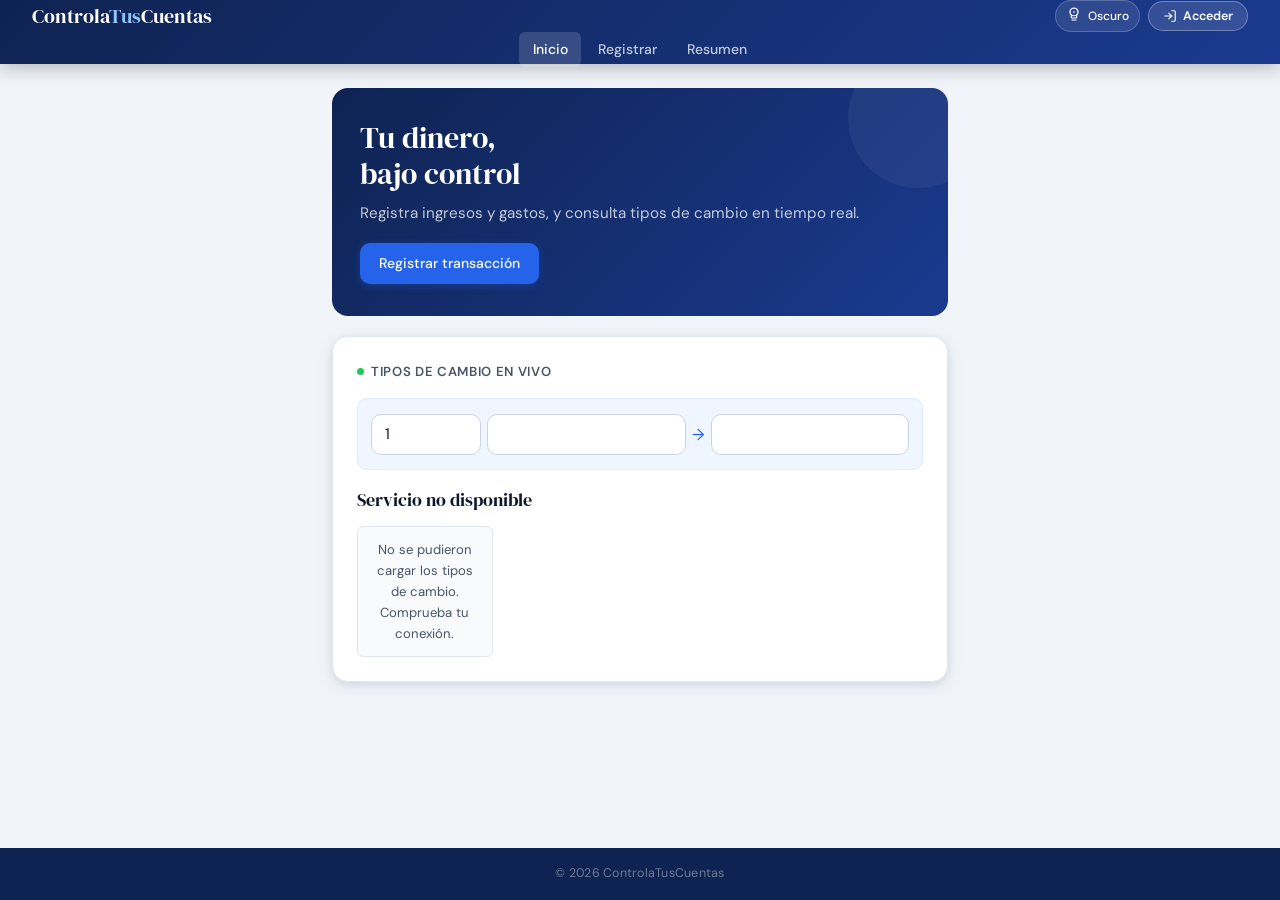
<file: index.html>
<!DOCTYPE html>
<html lang="es" data-tema="claro">

<head>
    <meta charset="UTF-8">
    <title>ControlaTusCuentas - Inicio</title>
    <meta name="viewport" content="width=device-width, initial-scale=1.0">
    <link rel="stylesheet" href="style.css">
</head>

<body>
    <header>
        <div class="header-top">
            <div id="marca-slot"></div>
            <div class="header-top-actions">
                <div id="tema-slot"></div>
                <div id="usuario-slot"></div>
            </div>
        </div>
        <nav class="header-nav">
            <a href="index.html" class="activo">Inicio</a>
            <a href="registro.html">Registrar</a>
            <a href="resumen.html">Resumen</a>
        </nav>
    </header>
    <main id="app"></main>
    <footer>
        <p>© 2026 ControlaTusCuentas</p>
    </footer>
    <script type="module">
        import { InicioController } from './src/controllers/InicioController.js';
        const controller = new InicioController(document.getElementById('app'));
        controller.iniciar();
    </script>
</body>

</html>
</file>
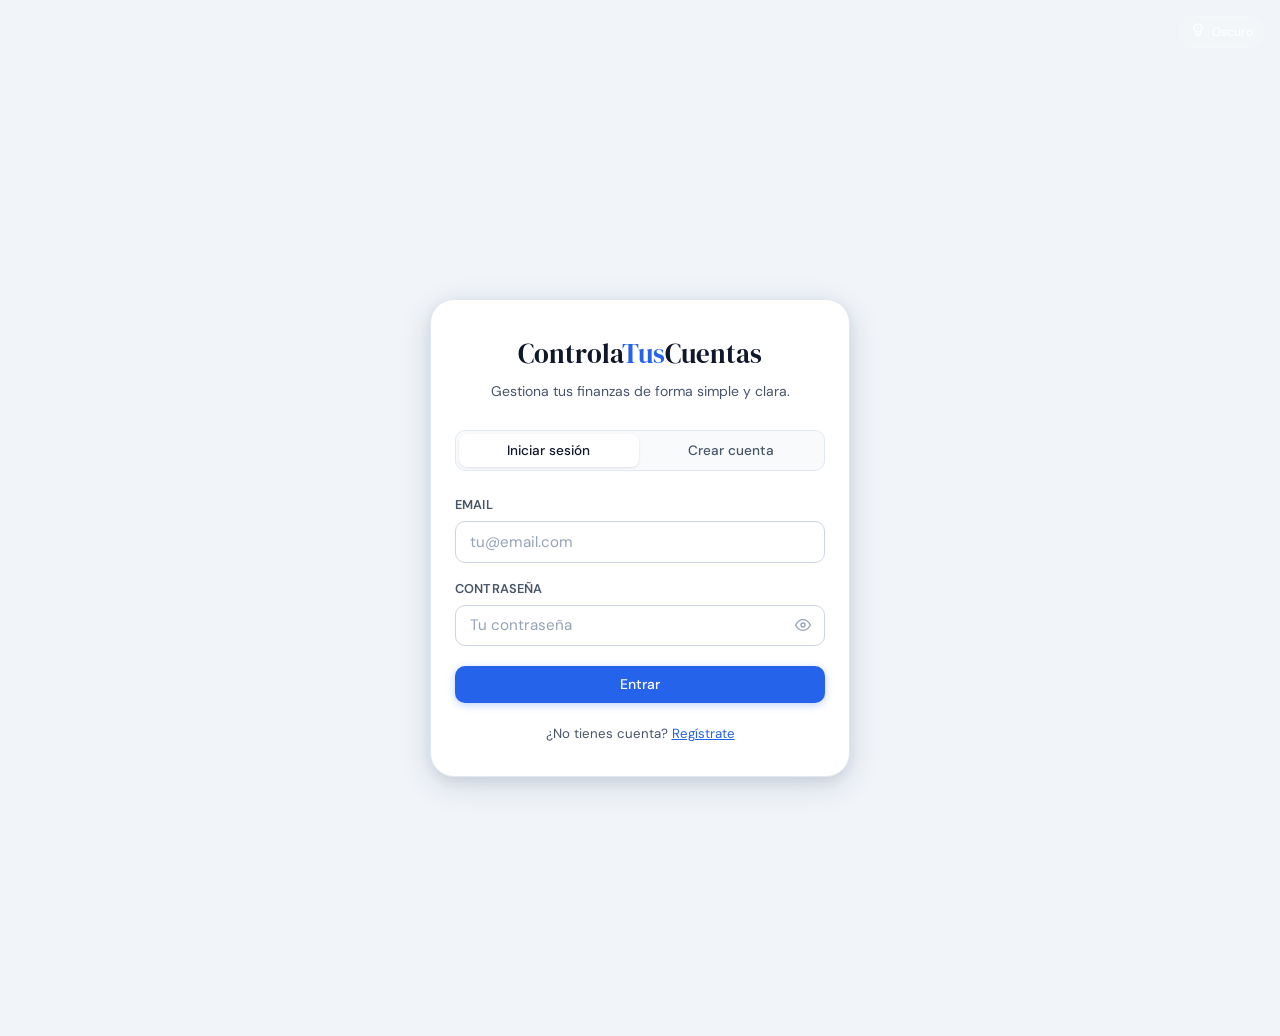
<file: login.html>
<!DOCTYPE html>
<html lang="es" data-tema="claro">

<head>
    <meta charset="UTF-8">
    <title>Acceder - ControlaTusCuentas</title>
    <meta name="viewport" content="width=device-width, initial-scale=1.0">
    <link rel="stylesheet" href="style.css">
</head>

<body class="pagina-auth">
    <div class="auth-tema-btn">
        <div id="tema-slot"></div>
    </div>
    <main id="app"></main>
    <script type="module">
        import { AuthController } from './src/controllers/AuthController.js';
        import { DomManager } from './src/dom/DomManager.js';
        import { inicializarTema } from './src/utils/ThemeManager.js';
        document.getElementById('tema-slot').innerHTML = DomManager.htmlBtnTema();
        inicializarTema(document.getElementById('btn-tema'));
        const controller = new AuthController(document.getElementById('app'));
        controller.iniciar();
    </script>
</body>

</html>
</file>
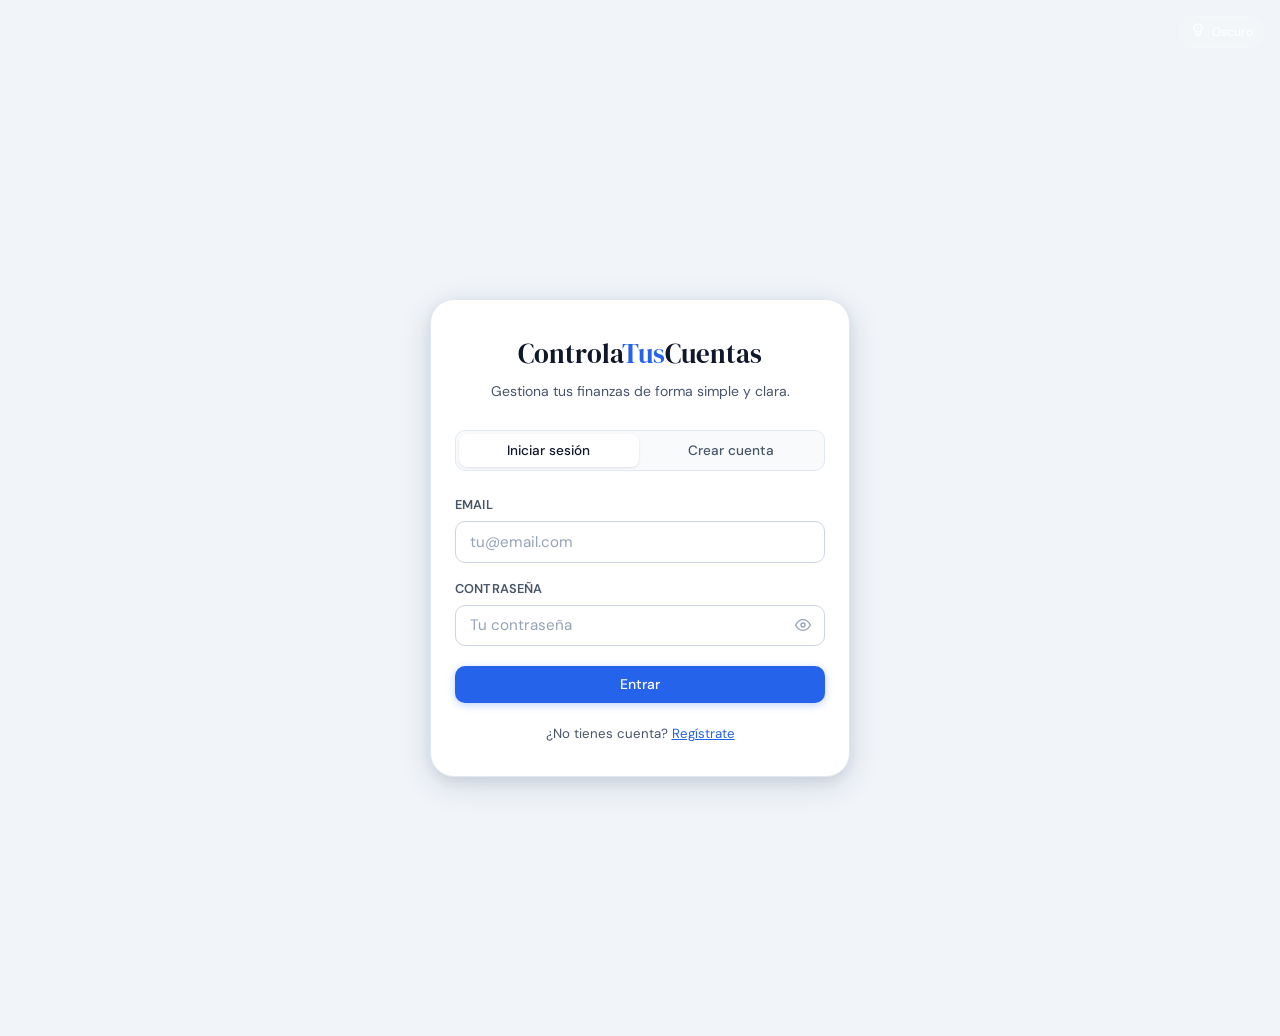
<file: registro.html>
<!DOCTYPE html>
<html lang="es" data-tema="claro">

<head>
    <meta charset="UTF-8">
    <title>Registrar Transacción - ControlaTusCuentas</title>
    <meta name="viewport" content="width=device-width, initial-scale=1.0">
    <link rel="stylesheet" href="style.css">
</head>

<body>
    <header>
        <div class="header-top">
            <div id="marca-slot"></div>
            <div class="header-top-actions">
                <div id="tema-slot"></div>
                <div id="usuario-slot"></div>
            </div>
        </div>
        <nav class="header-nav">
            <a href="index.html">Inicio</a>
            <a href="registro.html" class="activo">Registrar</a>
            <a href="resumen.html">Resumen</a>
        </nav>
    </header>
    <main id="app"></main>
    <footer>
        <p>© 2026 ControlaTusCuentas</p>
    </footer>
    <script type="module">
        import { RegistroController } from './src/controllers/RegistroController.js';
        const controller = new RegistroController(document.getElementById('app'));
        controller.iniciar();
    </script>
</body>

</html>
</file>
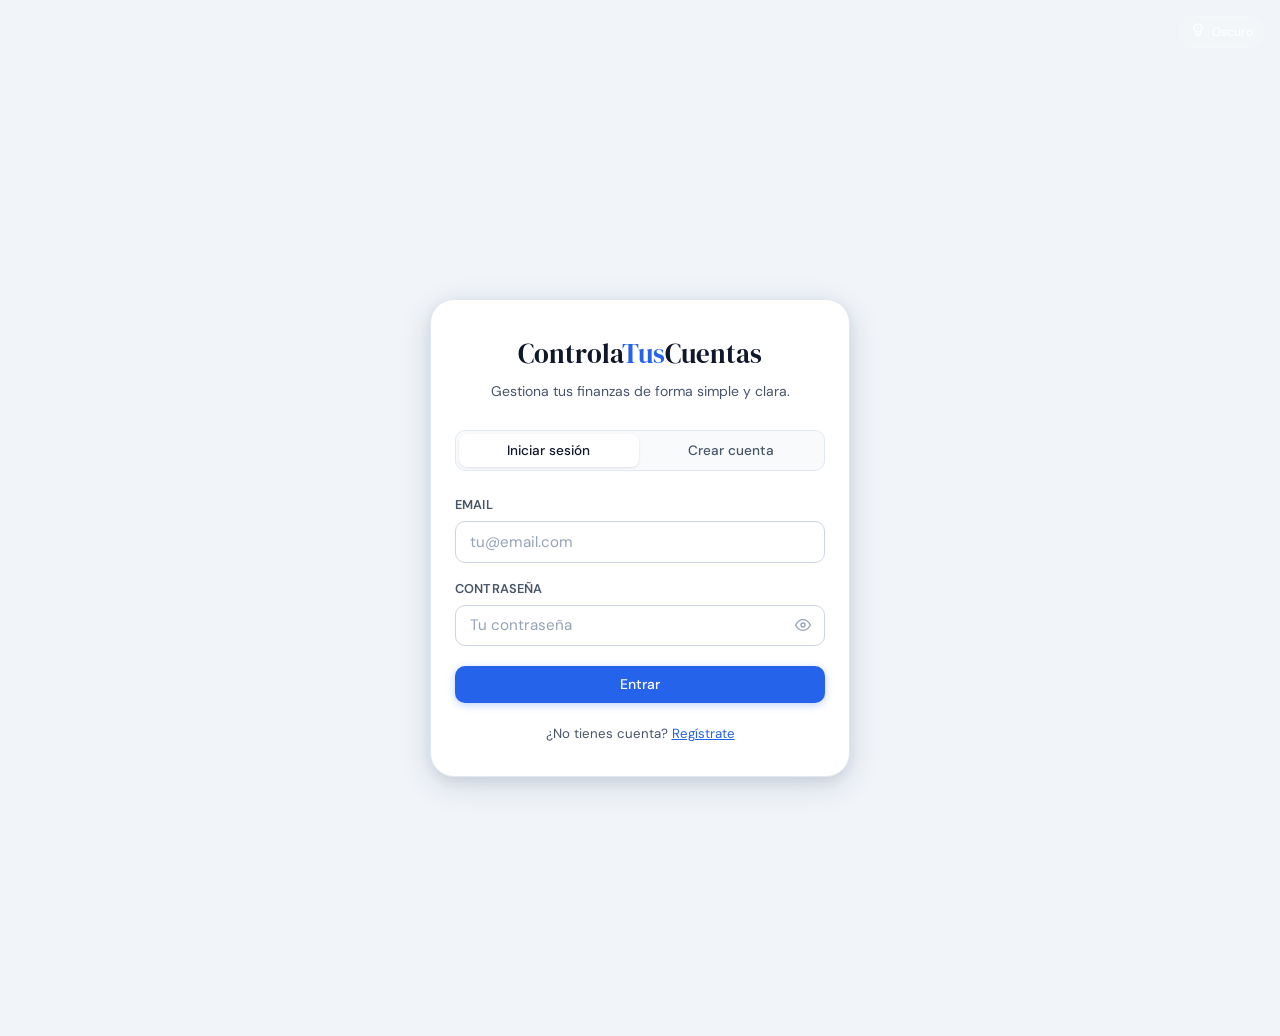
<file: resumen.html>
<!DOCTYPE html>
<html lang="es" data-tema="claro">

<head>
    <meta charset="UTF-8">
    <title>Resumen - ControlaTusCuentas</title>
    <meta name="viewport" content="width=device-width, initial-scale=1.0">
    <link rel="stylesheet" href="style.css">
</head>

<body>
    <header>
        <div class="header-top">
            <div id="marca-slot"></div>
            <div class="header-top-actions">
                <div id="tema-slot"></div>
                <div id="usuario-slot"></div>
            </div>
        </div>
        <nav class="header-nav">
            <a href="index.html">Inicio</a>
            <a href="registro.html">Registrar</a>
            <a href="resumen.html" class="activo">Resumen</a>
        </nav>
    </header>
    <main id="app"></main>
    <footer>
        <p>© 2026 ControlaTusCuentas</p>
    </footer>
    <script type="module">
        import { ResumenController } from './src/controllers/ResumenController.js';
        const controller = new ResumenController(document.getElementById('app'));
        controller.iniciar();
    </script>
</body>

</html>
</file>
<file: style.css>
@import url('https://fonts.googleapis.com/css2?family=DM+Sans:wght@300;400;500;600&family=DM+Serif+Display&display=swap');
:root {
    --azul-oscuro:      #0f2352;
    --azul-medio:       #1a3a8f;
    --azul-vivo:        #2563eb;
    --azul-claro:       #dbeafe;
    --azul-suave:       #eff6ff;
    --verde:            #16a34a;
    --verde-claro:      #dcfce7;
    --rojo:             #dc2626;
    --rojo-claro:       #fee2e2;
    --amarillo:         #d97706;
    --amarillo-claro:   #fef3c7;
    --color-fondo:          #f1f5f9;
    --color-superficie:     #ffffff;
    --color-superficie-alt: #f8fafc;
    --color-borde:          #e2e8f0;
    --color-borde-fuerte:   #cbd5e1;
    --color-texto:          #0f172a;
    --color-texto-secundario: #475569;
    --color-texto-tenue:    #94a3b8;
    --header-bg-inicio:     #0f2352;
    --header-bg-fin:        #1a3a8f;
    --header-texto:         #ffffff;
    --header-nav-hover:     rgba(255,255,255,0.15);
    --input-bg:             #ffffff;
    --input-borde:          #cbd5e1;
    --input-foco-sombra:    rgba(37,99,235,0.12);
    --sombra-sm: 0 1px 3px rgba(15,35,82,0.08), 0 1px 2px rgba(15,35,82,0.04);
    --sombra-md: 0 4px 16px rgba(15,35,82,0.10), 0 2px 6px rgba(15,35,82,0.06);
    --sombra-lg: 0 8px 32px rgba(15,35,82,0.14), 0 4px 12px rgba(15,35,82,0.08);
    --widget-conversor-bg:  #eff6ff;
    --widget-conversor-borde: #dbeafe;
    --tasa-item-bg:         #f1f5f9;
    --tasa-item-hover:      #eff6ff;
    --fuente-display: 'DM Serif Display', serif;
    --fuente-cuerpo:  'DM Sans', sans-serif;
    --radio-sm:  6px;
    --radio-md:  10px;
    --radio-lg:  16px;
    --radio-xl:  24px;
    --transicion: 0.25s ease;
}
[data-tema="oscuro"] {
    --color-fondo:          #0d1117;
    --color-superficie:     #161b22;
    --color-superficie-alt: #1c2330;
    --color-borde:          #30363d;
    --color-borde-fuerte:   #484f58;
    --color-texto:          #e6edf3;
    --color-texto-secundario: #8b949e;
    --color-texto-tenue:    #484f58;
    --header-bg-inicio:     #010409;
    --header-bg-fin:        #0d1117;
    --header-texto:         #e6edf3;
    --header-nav-hover:     rgba(255,255,255,0.08);
    --input-bg:             #21262d;
    --input-borde:          #30363d;
    --input-foco-sombra:    rgba(37,99,235,0.2);
    --sombra-sm: 0 1px 3px rgba(0,0,0,0.3),  0 1px 2px rgba(0,0,0,0.2);
    --sombra-md: 0 4px 16px rgba(0,0,0,0.35), 0 2px 6px rgba(0,0,0,0.2);
    --sombra-lg: 0 8px 32px rgba(0,0,0,0.45), 0 4px 12px rgba(0,0,0,0.25);
    --widget-conversor-bg:   #1c2330;
    --widget-conversor-borde: #30363d;
    --tasa-item-bg:          #1c2330;
    --tasa-item-hover:       #21262d;
    --verde-claro:   #052e16;
    --rojo-claro:    #450a0a;
    --amarillo-claro:#431407;
    --azul-suave:    #0c1a3a;
    --azul-claro:    #1e3a5f;
}
*, *::before, *::after {
    margin: 0;
    padding: 0;
    box-sizing: border-box;
}
html {
    scroll-behavior: smooth;
    transition: background-color var(--transicion), color var(--transicion);
}
body {
    font-family: var(--fuente-cuerpo);
    font-size: 16px;
    line-height: 1.6;
    color: var(--color-texto);
    background-color: var(--color-fondo);
    display: flex;
    flex-direction: column;
    min-height: 100vh;
    transition: background-color var(--transicion), color var(--transicion);
}
header {
    background: linear-gradient(135deg, var(--header-bg-inicio) 0%, var(--header-bg-fin) 100%);
    color: var(--header-texto);
    position: fixed;
    top: 0;
    width: 100%;
    z-index: 100;
    box-shadow: 0 2px 20px rgba(0,0,0,0.3);
    display: flex;
    flex-direction: column;
    transition: background var(--transicion);
}
.header-top {
    display: flex;
    align-items: center;
    justify-content: space-between;
    padding: 0 0.75rem;
    height: 52px;
    gap: 0.5rem;
    border-bottom: 1px solid rgba(255,255,255,0.08);
}
.header-marca {
    font-family: var(--fuente-display);
    font-size: 1.1rem;
    font-weight: 400;
    color: var(--header-texto);
    white-space: nowrap;
    flex-shrink: 0;
    text-decoration: none;
}
.header-marca span { color: #93c5fd; }
.header-top-actions {
    display: flex;
    align-items: center;
    gap: 0.4rem;
    flex-shrink: 0;
}
.header-nav {
    display: flex;
    justify-content: center;
    align-items: center;
    gap: 0.15rem;
    padding: 0 0.75rem 0.45rem;
}
.header-nav a {
    color: rgba(255,255,255,0.75);
    text-decoration: none;
    font-size: 0.82rem;
    font-weight: 500;
    padding: 0.3rem 0.75rem;
    border-radius: var(--radio-sm);
    transition: background var(--transicion), color var(--transicion);
    white-space: nowrap;
}
.header-nav a:hover,
.header-nav a.activo {
    background: var(--header-nav-hover);
    color: #ffffff;
}
#btn-tema {
    display: flex;
    align-items: center;
    gap: 0.35rem;
    background: rgba(255,255,255,0.1);
    border: 1px solid rgba(255,255,255,0.2);
    border-radius: var(--radio-xl);
    padding: 0.3rem 0.65rem;
    cursor: pointer;
    color: var(--header-texto);
    font-family: var(--fuente-cuerpo);
    font-size: 0.75rem;
    font-weight: 500;
    flex-shrink: 0;
    transition: background var(--transicion), border-color var(--transicion), transform 0.15s;
    white-space: nowrap;
}
#btn-tema:hover {
    background: rgba(255,255,255,0.18);
    border-color: rgba(255,255,255,0.35);
}
#btn-tema:active {
    transform: scale(0.95);
}
#btn-tema svg {
    width: 16px;
    height: 16px;
    flex-shrink: 0;
    transition: transform 0.4s cubic-bezier(0.34,1.56,0.64,1);
}
#btn-tema:hover svg {
    transform: rotate(15deg) scale(1.1);
}
#btn-tema .btn-tema-label {
    display: none;
}
@media (min-width: 360px) {
    #btn-tema .btn-tema-label { display: inline; }
}
main {
    padding: 6rem 1rem 2rem;
    flex: 1;
    width: 100%;
}
.hero {
    background: linear-gradient(135deg, var(--azul-oscuro) 0%, var(--azul-medio) 100%);
    border-radius: var(--radio-lg);
    padding: 1.5rem 1.25rem;    
    color: #ffffff;
    position: relative;
    overflow: hidden;
    margin-bottom: 0.25rem;
}
[data-tema="oscuro"] .hero {
    background: linear-gradient(135deg, #010409 0%, #0d1117 100%);
    border: 1px solid var(--color-borde);
}
.hero::after {
    content: '';
    position: absolute;
    top: -40px; right: -40px;
    width: 140px; height: 140px;
    background: rgba(255,255,255,0.05);
    border-radius: 50%;
    pointer-events: none;
}
.hero h2 {
    font-family: var(--fuente-display);
    font-size: 1.6rem;           
    font-weight: 400;
    margin-bottom: 0.5rem;
    line-height: 1.2;
}
.hero p {
    color: rgba(255,255,255,0.75);
    font-size: 0.9rem;           
    margin-bottom: 1.1rem;
}
.boton {
    display: inline-flex;
    align-items: center;
    gap: 0.4rem;
    padding: 0.6rem 1.2rem;      
    background: var(--azul-vivo);
    color: #ffffff;
    font-family: var(--fuente-cuerpo);
    font-size: 0.875rem;
    font-weight: 500;
    text-decoration: none;
    border: none;
    border-radius: var(--radio-md);
    cursor: pointer;
    transition: background var(--transicion), transform var(--transicion), box-shadow var(--transicion);
    box-shadow: 0 2px 8px rgba(37,99,235,0.3);
}
.boton:hover {
    background: var(--azul-medio);
    transform: translateY(-1px);
    box-shadow: 0 4px 14px rgba(37,99,235,0.35);
}
.boton:active { transform: translateY(0); }
.boton-full {
    width: 100%;
    justify-content: center;
    margin-top: 0.5rem;
    cursor: pointer;
    font-family: var(--fuente-cuerpo);
}
.tarjeta,
.widget-divisas,
.form-card {
    background: var(--color-superficie);
    border: 1px solid var(--color-borde);
    border-radius: var(--radio-lg);
    box-shadow: var(--sombra-md);
    transition: background var(--transicion), border-color var(--transicion), box-shadow var(--transicion);
}
.tarjeta:hover,
.widget-divisas:hover,
.form-card:hover {
    box-shadow: var(--sombra-lg);
}
.pagina-titulo h2 {
    font-family: var(--fuente-display);
    font-size: 1.6rem;           
    font-weight: 400;
    color: var(--color-texto);
    line-height: 1.2;
    margin-bottom: 0.2rem;
}
.pagina-subtitulo {
    color: var(--color-texto-secundario);
    font-size: 0.875rem;
    margin-bottom: 1.25rem;
}
.widget-divisas {
    padding: 1.25rem 1rem;       
    margin-top: 1.25rem;
}
.widget-header {
    display: flex;
    align-items: center;
    justify-content: space-between;
    flex-wrap: wrap;
    gap: 0.4rem;
    margin-bottom: 1rem;
}
.widget-titulo {
    font-size: 0.82rem;
    font-weight: 600;
    color: var(--color-texto-secundario);
    display: flex;
    align-items: center;
    gap: 0.45rem;
    text-transform: uppercase;
    letter-spacing: 0.05em;
}
.punto-vivo {
    width: 7px;
    height: 7px;
    background: #22c55e;
    border-radius: 50%;
    animation: parpadeo 2s infinite;
    flex-shrink: 0;
}
@keyframes parpadeo {
    0%,100% { opacity: 1; box-shadow: 0 0 0 3px rgba(34,197,94,0.2); }
    50%      { opacity: 0.5; box-shadow: none; }
}
.widget-fecha {
    font-size: 0.72rem;
    color: var(--color-texto-tenue);
}
.conversor {
    display: flex;
    gap: 0.4rem;
    align-items: center;
    flex-wrap: wrap;             
    padding: 0.9rem 0.8rem;
    background: var(--widget-conversor-bg);
    border-radius: var(--radio-md);
    margin-bottom: 0.9rem;
    border: 1px solid var(--widget-conversor-borde);
    transition: background var(--transicion), border-color var(--transicion);
}
.conversor input {
    width: 90px;                 
    flex-shrink: 0;
    background: var(--input-bg);
}
.conversor select {
    flex: 1;
    min-width: 70px;
    background: var(--input-bg);
}
.conversor-flecha {
    color: var(--azul-vivo);
    font-size: 1rem;
    flex-shrink: 0;
}
.resultado-conversion {
    font-family: var(--fuente-display);
    font-size: 1.15rem;          
    color: var(--color-texto);
    min-height: 1.5rem;
    margin-top: 0.2rem;
    transition: color var(--transicion);
}
.tasas-grid {
    display: grid;
    grid-template-columns: repeat(2, 1fr);
    gap: 0.4rem;
    margin-top: 0.75rem;
}
.tasa-item {
    background: var(--tasa-item-bg);
    border-radius: var(--radio-sm);
    padding: 0.5rem 0.65rem;
    display: flex;
    flex-direction: column;
    gap: 0.1rem;
    border: 1px solid var(--color-borde);
    transition: background var(--transicion), border-color var(--transicion);
    cursor: default;
}
.tasa-item:hover {
    background: var(--tasa-item-hover);
    border-color: var(--azul-claro);
}
.tasa-moneda {
    font-size: 0.72rem;
    font-weight: 600;
    color: var(--azul-vivo);
    letter-spacing: 0.04em;
}
.tasa-valor {
    font-size: 0.82rem;
    color: var(--color-texto-secundario);
    font-variant-numeric: tabular-nums;
}
.form-card {
    padding: 1.25rem 1rem;       
    margin-top: 0.5rem;
}
.form-grupo {
    margin-bottom: 1rem;
}
label {
    display: block;
    font-size: 0.8rem;
    font-weight: 600;
    color: var(--color-texto-secundario);
    margin-bottom: 0.35rem;
    letter-spacing: 0.01em;
    text-transform: uppercase;
}
input,
select,
textarea {
    width: 100%;
    padding: 0.6rem 0.85rem;
    font-family: var(--fuente-cuerpo);
    font-size: 0.95rem;
    color: var(--color-texto);
    background: var(--input-bg);
    border: 1.5px solid var(--input-borde);
    border-radius: var(--radio-md);
    outline: none;
    transition: border-color var(--transicion), box-shadow var(--transicion),
                background var(--transicion), color var(--transicion);
    appearance: none;
    -webkit-appearance: none;
}
input:focus,
select:focus {
    border-color: var(--azul-vivo);
    box-shadow: 0 0 0 3px var(--input-foco-sombra);
}
input::placeholder { color: var(--color-texto-tenue); }
select {
    background-image: url("data:image/svg+xml,%3Csvg xmlns='http://www.w3.org/2000/svg' width='12' height='8' viewBox='0 0 12 8'%3E%3Cpath d='M1 1l5 5 5-5' stroke='%2364748b' stroke-width='1.5' fill='none' stroke-linecap='round'/%3E%3C/svg%3E");
    background-repeat: no-repeat;
    background-position: right 0.85rem center;
    padding-right: 2.2rem;
    cursor: pointer;
}
.fila-monto {
    display: flex;
    gap: 0.4rem;
}
.fila-monto input  { flex: 1; }
.fila-monto select { width: 90px; flex-shrink: 0; }
.conversion-info {
    font-size: 0.8rem;
    color: var(--azul-vivo);
    margin-top: 0.35rem;
    min-height: 1rem;
    font-weight: 500;
}
.tipo-selector {
    display: grid;
    grid-template-columns: 1fr 1fr;
    gap: 0.5rem;
}
.tipo-opcion { display: none; }
.tipo-label {
    display: flex;
    align-items: center;
    justify-content: center;
    gap: 0.4rem;
    padding: 0.55rem;
    border: 1.5px solid var(--color-borde);
    border-radius: var(--radio-md);
    cursor: pointer;
    font-size: 0.875rem;
    font-weight: 500;
    color: var(--color-texto-secundario);
    transition: all var(--transicion);
    background: var(--color-superficie);
}
.tipo-opcion:checked + .tipo-label.ingreso {
    border-color: var(--verde);
    background: var(--verde-claro);
    color: var(--verde);
}
.tipo-opcion:checked + .tipo-label.gasto {
    border-color: var(--rojo);
    background: var(--rojo-claro);
    color: var(--rojo);
}
.tipo-label:hover {
    border-color: var(--color-borde-fuerte);
    background: var(--color-superficie-alt);
}
.metricas-grid {
    display: grid;
    grid-template-columns: 1fr;  
    gap: 0.75rem;
    margin-top: 1rem;
}
.metrica {
    background: var(--color-superficie);
    border-radius: var(--radio-lg);
    padding: 1.1rem 1.25rem;
    box-shadow: var(--sombra-sm);
    border: 1px solid var(--color-borde);
    position: relative;
    overflow: hidden;
    display: flex;
    align-items: center;
    gap: 1rem;
    transition: background var(--transicion), border-color var(--transicion);
}
.metrica::before {
    content: '';
    position: absolute;
    left: 0; top: 0; bottom: 0;
    width: 4px;
    border-radius: var(--radio-lg) 0 0 var(--radio-lg);
}
.metrica.ingreso::before { background: var(--verde); }
.metrica.gasto::before   { background: var(--rojo); }
.metrica.ahorro::before  { background: var(--azul-vivo); }
.metrica-etiqueta {
    font-size: 0.72rem;
    font-weight: 600;
    text-transform: uppercase;
    letter-spacing: 0.06em;
    color: var(--color-texto-secundario);
    margin-bottom: 0.2rem;
}
.metrica-valor {
    font-family: var(--fuente-display);
    font-size: 1.5rem;
    line-height: 1.1;
    color: var(--color-texto);
    transition: color var(--transicion);
}
.metrica.ingreso .metrica-valor { color: var(--verde); }
.metrica.gasto   .metrica-valor { color: var(--rojo); }
.metrica.ahorro  .metrica-valor { color: var(--azul-vivo); }
.lista-transacciones {
    margin-top: 1.25rem;
    display: flex;
    flex-direction: column;
    gap: 0.5rem;
}
.transaccion-item {
    background: var(--color-superficie);
    border-radius: var(--radio-md);
    padding: 0.85rem 1rem;
    display: flex;
    align-items: center;
    justify-content: space-between;
    box-shadow: var(--sombra-sm);
    border: 1px solid var(--color-borde);
    border-left: 3px solid transparent;
    transition: box-shadow var(--transicion), background var(--transicion);
}
.transaccion-item.ingreso { border-left-color: var(--verde); }
.transaccion-item.gasto   { border-left-color: var(--rojo); }
.transaccion-item:hover   { box-shadow: var(--sombra-md); }
.trans-info { display: flex; flex-direction: column; gap: 0.1rem; }
.trans-categoria {
    font-weight: 500;
    font-size: 0.875rem;
    color: var(--color-texto);
}
.trans-fecha {
    font-size: 0.75rem;
    color: var(--color-texto-tenue);
}
.trans-monto {
    font-family: var(--fuente-display);
    font-size: 1rem;
    flex-shrink: 0;
}
.trans-monto.ingreso { color: var(--verde); }
.trans-monto.gasto   { color: var(--rojo); }
.api-error {
    color: var(--color-texto-secundario);
    font-size: 0.82rem;
    padding: 0.75rem;
    background: var(--color-superficie-alt);
    border-radius: var(--radio-sm);
    text-align: center;
    border: 1px solid var(--color-borde);
}
.estado-vacio {
    text-align: center;
    padding: 2.5rem 1rem;
    color: var(--color-texto-secundario);
    font-size: 0.875rem;
}
.estado-vacio span {
    display: block;
    font-size: 2rem;
    margin-bottom: 0.5rem;
}
.toast {
    position: fixed;
    bottom: 1.25rem;
    left: 50%;
    transform: translateX(-50%) translateY(80px);
    background: var(--azul-oscuro);
    color: #ffffff;
    padding: 0.65rem 1.25rem;
    border-radius: var(--radio-xl);
    font-size: 0.85rem;
    font-weight: 500;
    opacity: 0;
    transition: all 0.3s cubic-bezier(0.34,1.56,0.64,1);
    z-index: 999;
    white-space: nowrap;
    box-shadow: var(--sombra-lg);
    pointer-events: none;
}
.toast.visible {
    opacity: 1;
    transform: translateX(-50%) translateY(0);
}
[data-tema="oscuro"] .toast {
    background: var(--color-superficie);
    color: var(--color-texto);
    border: 1px solid var(--color-borde);
}
footer {
    background: var(--azul-oscuro);
    color: rgba(255,255,255,0.4);
    text-align: center;
    padding: 1rem;
    font-size: 0.78rem;
    letter-spacing: 0.02em;
    transition: background var(--transicion);
}
[data-tema="oscuro"] footer {
    background: #010409;
    color: rgba(255,255,255,0.25);
}
@media (min-width: 480px) {
    header        { flex-direction: row; height: 60px; align-items: center;
                    padding: 0 1.25rem;
                    display: grid;
                    grid-template-columns: 1fr auto 1fr;
                    grid-template-rows: 1fr; }
    .header-top   { display: contents; }
    .header-marca { grid-column: 1; align-self: center; }
    .header-nav   { grid-column: 2; padding: 0; gap: 0.2rem;
                    justify-content: center; align-items: center;
                    align-self: center; }
    .header-top-actions { grid-column: 3; justify-content: flex-end;
                          align-self: center; gap: 0.5rem; }
    .header-nav a { font-size: 0.82rem; padding: 0.4rem 0.7rem; }
    main          { padding: 4.75rem 1.25rem 2.5rem; }
    .tasas-grid   { grid-template-columns: repeat(4, 1fr); }
    .conversor    { flex-wrap: nowrap; }
    .conversor input { width: 100px; }
    .metricas-grid { grid-template-columns: repeat(3, 1fr); }
    .metrica       { flex-direction: column; align-items: flex-start; gap: 0; }
    .metrica-valor { font-size: 1.65rem; }
}
@media (min-width: 768px) {
    header        { height: 64px; padding: 0 2rem; }
    .header-marca { font-size: 1.25rem; }
    .header-nav a { font-size: 0.875rem; padding: 0.4rem 0.85rem; }
    main {
        padding: 5.5rem 2rem 3rem;
        max-width: 680px;
        margin: 0 auto;
    }
    .hero         { padding: 2rem 1.75rem; }
    .hero h2      { font-size: 1.9rem; }
    .hero p       { font-size: 0.95rem; }
    .widget-divisas { padding: 1.5rem; }
    .form-card      { padding: 1.75rem; }
    .tasas-grid   { grid-template-columns: repeat(4, 1fr); gap: 0.5rem; }
    .conversor input { width: 110px; }
}
body.pagina-auth {
    background: var(--color-fondo);
    align-items: center;
    justify-content: center;
    min-height: 100vh;
}
.auth-tema-btn {
    position: fixed;
    top: 1rem;
    right: 1rem;
    z-index: 200;
}
.auth-wrapper {
    width: 100%;
    min-height: 100vh;
    display: flex;
    align-items: center;
    justify-content: center;
    padding: 1.5rem 1rem;
}
.auth-card {
    background: var(--color-superficie);
    border: 1px solid var(--color-borde);
    border-radius: var(--radio-xl);
    box-shadow: var(--sombra-lg);
    padding: 2rem 1.5rem;
    width: 100%;
    max-width: 420px;
    transition: background var(--transicion), border-color var(--transicion);
}
.auth-brand {
    text-align: center;
    margin-bottom: 1.75rem;
}
.auth-brand h1 {
    font-family: var(--fuente-display);
    font-size: 1.7rem;
    font-weight: 400;
    color: var(--color-texto);
    margin-bottom: 0.3rem;
}
.auth-brand h1 span { color: var(--azul-vivo); }
.auth-brand p {
    font-size: 0.875rem;
    color: var(--color-texto-secundario);
}
.auth-tabs {
    display: grid;
    grid-template-columns: 1fr 1fr;
    background: var(--color-superficie-alt);
    border: 1px solid var(--color-borde);
    border-radius: var(--radio-md);
    padding: 3px;
    margin-bottom: 1.5rem;
    gap: 3px;
}
.auth-tab {
    padding: 0.5rem;
    background: transparent;
    border: none;
    border-radius: calc(var(--radio-md) - 2px);
    font-family: var(--fuente-cuerpo);
    font-size: 0.85rem;
    font-weight: 500;
    color: var(--color-texto-secundario);
    cursor: pointer;
    transition: all var(--transicion);
}
.auth-tab.activo {
    background: var(--color-superficie);
    color: var(--color-texto);
    box-shadow: var(--sombra-sm);
}
.auth-tab:hover:not(.activo) {
    color: var(--color-texto);
}
.input-password {
    position: relative;
    display: flex;
    align-items: center;
}
.input-password input {
    padding-right: 2.8rem;
}
.btn-ver-password {
    position: absolute;
    right: 0.7rem;
    background: none;
    border: none;
    cursor: pointer;
    color: var(--color-texto-tenue);
    display: flex;
    align-items: center;
    padding: 0.2rem;
    border-radius: var(--radio-sm);
    transition: color var(--transicion);
}
.btn-ver-password:hover { color: var(--color-texto-secundario); }
.auth-error {
    font-size: 0.83rem;
    color: var(--rojo);
    background: var(--rojo-claro);
    border: 1px solid var(--rojo);
    border-radius: var(--radio-sm);
    padding: 0.55rem 0.8rem;
    margin-bottom: 1rem;
    display: none;
    transition: background var(--transicion);
}
.auth-error.visible { display: block; }
.auth-submit { margin-top: 0.25rem; }
.auth-pie {
    text-align: center;
    font-size: 0.83rem;
    color: var(--color-texto-secundario);
    margin-top: 1.25rem;
}
.auth-link {
    background: none;
    border: none;
    color: var(--azul-vivo);
    font-size: inherit;
    font-family: inherit;
    cursor: pointer;
    text-decoration: underline;
    padding: 0;
}
.auth-link:hover { color: var(--azul-medio); }
.usuario-menu {
    position: relative;
    flex-shrink: 0;
}
.usuario-avatar {
    width: 32px;
    height: 32px;
    border-radius: 50%;
    background: rgba(255,255,255,0.2);
    border: 1.5px solid rgba(255,255,255,0.35);
    color: #ffffff;
    font-family: var(--fuente-display);
    font-size: 0.95rem;
    font-weight: 400;
    cursor: pointer;
    display: flex;
    align-items: center;
    justify-content: center;
    transition: background var(--transicion), transform 0.15s;
    flex-shrink: 0;
}
.usuario-avatar:hover {
    background: rgba(255,255,255,0.3);
    transform: scale(1.05);
}
.usuario-dropdown {
    position: absolute;
    top: calc(100% + 0.6rem);
    right: 0;
    background: var(--color-superficie);
    border: 1px solid var(--color-borde);
    border-radius: var(--radio-lg);
    box-shadow: var(--sombra-lg);
    min-width: 200px;
    padding: 0.5rem;
    opacity: 0;
    transform: translateY(-8px) scale(0.97);
    pointer-events: none;
    transition: opacity 0.2s ease, transform 0.2s ease;
    z-index: 300;
}
.usuario-dropdown.abierto {
    opacity: 1;
    transform: translateY(0) scale(1);
    pointer-events: all;
}
.usuario-info {
    padding: 0.4rem 0.6rem 0.6rem;
    display: flex;
    flex-direction: column;
    gap: 0.1rem;
}
.usuario-nombre {
    font-size: 0.875rem;
    font-weight: 600;
    color: var(--color-texto);
}
.usuario-email {
    font-size: 0.75rem;
    color: var(--color-texto-tenue);
}
.usuario-hr {
    border: none;
    border-top: 1px solid var(--color-borde);
    margin: 0.25rem 0;
}
.usuario-salir {
    width: 100%;
    display: flex;
    align-items: center;
    gap: 0.5rem;
    padding: 0.5rem 0.6rem;
    background: none;
    border: none;
    border-radius: var(--radio-sm);
    font-family: var(--fuente-cuerpo);
    font-size: 0.85rem;
    font-weight: 500;
    color: var(--rojo);
    cursor: pointer;
    transition: background var(--transicion);
    text-align: left;
}
.usuario-salir:hover {
    background: var(--rojo-claro);
}
.btn-acceder {
    display: flex;
    align-items: center;
    gap: 0.35rem;
    padding: 0.35rem 0.85rem;
    background: rgba(255,255,255,0.12);
    border: 1.5px solid rgba(255,255,255,0.3);
    border-radius: var(--radio-xl);
    color: #ffffff;
    font-family: var(--fuente-cuerpo);
    font-size: 0.78rem;
    font-weight: 600;
    cursor: pointer;
    text-decoration: none;
    white-space: nowrap;
    flex-shrink: 0;
    transition: background var(--transicion), border-color var(--transicion), transform 0.15s;
    letter-spacing: 0.01em;
}
.btn-acceder:hover {
    background: rgba(255,255,255,0.22);
    border-color: rgba(255,255,255,0.5);
    transform: translateY(-1px);
}
.btn-acceder:active { transform: scale(0.96); }
.btn-acceder svg {
    width: 14px;
    height: 14px;
    flex-shrink: 0;
}
[data-tema="oscuro"] .btn-acceder {
    background: rgba(255,255,255,0.07);
    border-color: rgba(255,255,255,0.18);
}
[data-tema="oscuro"] .btn-acceder:hover {
    background: rgba(255,255,255,0.14);
    border-color: rgba(255,255,255,0.32);
}
.login-modal-overlay {
    position: fixed;
    inset: 0;
    background: rgba(0,0,0,0.45);
    backdrop-filter: blur(4px);
    z-index: 500;
    opacity: 0;
    pointer-events: none;
    transition: opacity 0.25s ease;
}
.login-modal-overlay.abierto {
    opacity: 1;
    pointer-events: all;
}
.login-modal {
    position: fixed;
    top: 100px;
    right: 0.75rem;
    width: calc(100vw - 1.5rem);
    max-width: 360px;
    background: var(--color-superficie);
    border: 1px solid var(--color-borde);
    border-radius: var(--radio-xl);
    box-shadow: var(--sombra-lg);
    padding: 1.5rem;
    z-index: 501;
    transform: translateY(-10px) scale(0.97);
    opacity: 0;
    pointer-events: none;
    transition: transform 0.25s cubic-bezier(0.34,1.56,0.64,1),
                opacity 0.2s ease;
}
.login-modal.abierto {
    transform: translateY(0) scale(1);
    opacity: 1;
    pointer-events: all;
}
@media (min-width: 480px) {
    .login-modal {
        right: 1rem;
        width: 360px;
        top: 68px;
    }
}
@media (min-width: 768px) {
    .login-modal {
        top: 72px;
        right: 2rem;
    }
}
.login-modal-marca {
    display: flex;
    align-items: center;
    gap: 0.65rem;
    margin-bottom: 1.25rem;
}
.login-modal-marca img {
    height: 28px;
    width: auto;
    filter: none;
    transition: filter var(--transicion);
}
[data-tema="oscuro"] .login-modal-marca img {
    filter: brightness(0) invert(1) opacity(0.85);
}
.login-modal-marca-texto {
    font-family: var(--fuente-display);
    font-size: 1.1rem;
    color: var(--color-texto);
}
.login-modal-marca-texto span { color: var(--azul-vivo); }
.login-modal-subtitulo {
    font-size: 0.78rem;
    color: var(--color-texto-tenue);
    margin-left: auto;
    align-self: flex-end;
    padding-bottom: 2px;
}
.login-modal-tabs {
    display: grid;
    grid-template-columns: 1fr 1fr;
    background: var(--color-superficie-alt);
    border: 1px solid var(--color-borde);
    border-radius: var(--radio-md);
    padding: 3px;
    margin-bottom: 1.1rem;
    gap: 3px;
}
.login-modal-tab {
    padding: 0.45rem;
    background: transparent;
    border: none;
    border-radius: calc(var(--radio-md) - 2px);
    font-family: var(--fuente-cuerpo);
    font-size: 0.82rem;
    font-weight: 500;
    color: var(--color-texto-secundario);
    cursor: pointer;
    transition: all var(--transicion);
}
.login-modal-tab.activo {
    background: var(--color-superficie);
    color: var(--color-texto);
    box-shadow: var(--sombra-sm);
}
.login-modal-tab:hover:not(.activo) { color: var(--color-texto); }
.login-modal .form-grupo { margin-bottom: 0.8rem; }
.login-modal label {
    font-size: 0.73rem;
    margin-bottom: 0.3rem;
}
.login-modal input {
    padding: 0.5rem 0.75rem;
    font-size: 0.88rem;
}
.login-modal .input-password input {
    padding-right: 2.5rem;
}
.login-modal-error {
    font-size: 0.78rem;
    color: var(--rojo);
    background: var(--rojo-claro);
    border: 1px solid var(--rojo);
    border-radius: var(--radio-sm);
    padding: 0.45rem 0.7rem;
    margin-bottom: 0.75rem;
    display: none;
}
.login-modal-error.visible { display: block; }
.login-modal-submit {
    width: 100%;
    justify-content: center;
    margin-top: 0.25rem;
    font-size: 0.88rem;
    padding: 0.55rem 1rem;
}
.login-modal-pie {
    text-align: center;
    font-size: 0.78rem;
    color: var(--color-texto-secundario);
    margin-top: 1rem;
}
.login-modal-cerrar {
    position: absolute;
    top: 0.85rem;
    right: 0.85rem;
    background: none;
    border: none;
    cursor: pointer;
    color: var(--color-texto-tenue);
    display: flex;
    align-items: center;
    padding: 0.25rem;
    border-radius: var(--radio-sm);
    transition: color var(--transicion), background var(--transicion);
}
.login-modal-cerrar:hover {
    color: var(--color-texto);
    background: var(--color-superficie-alt);
}
.login-modal .auth-brand {
    margin-bottom: 1.1rem;
}
.login-modal .auth-brand h1 {
    font-size: 1.3rem;
}
.resumen-titulo-row {
    display: flex;
    align-items: center;
    justify-content: space-between;
    flex-wrap: wrap;
    gap: 0.75rem;
}
.export-btns {
    display: flex;
    gap: 0.5rem;
    flex-shrink: 0;
}
.boton-sm {
    padding: 0.35rem 0.85rem;
    font-size: 0.78rem;
    gap: 0.3rem;
}
.boton-outline {
    background: transparent;
    color: var(--azul-vivo);
    border: 1.5px solid var(--azul-vivo);
    box-shadow: none;
}
.boton-outline:hover {
    background: var(--azul-suave);
    transform: translateY(-1px);
    box-shadow: none;
}
[data-tema="oscuro"] .boton-outline {
    color: #93c5fd;
    border-color: #93c5fd;
}
[data-tema="oscuro"] .boton-outline:hover {
    background: rgba(147,197,253,0.08);
}
.filtros-card {
    background: var(--color-superficie);
    border: 1px solid var(--color-borde);
    border-radius: var(--radio-lg);
    padding: 1rem;
    margin-top: 1.25rem;
    box-shadow: var(--sombra-sm);
    transition: background var(--transicion), border-color var(--transicion);
}
.filtros-fila {
    display: flex;
    flex-wrap: wrap;
    gap: 0.5rem;
    align-items: center;
}
.filtro-input,
.filtro-select {
    flex: 1;
    min-width: 130px;
    padding: 0.45rem 0.75rem;
    font-size: 0.83rem;
    border-radius: var(--radio-md);
    border: 1.5px solid var(--input-borde);
    background: var(--input-bg);
    color: var(--color-texto);
    font-family: var(--fuente-cuerpo);
    outline: none;
    transition: border-color var(--transicion), box-shadow var(--transicion);
    appearance: none;
    -webkit-appearance: none;
}
.filtro-input[type="search"]::-webkit-search-cancel-button { cursor: pointer; }
.filtro-input:focus,
.filtro-select:focus {
    border-color: var(--azul-vivo);
    box-shadow: 0 0 0 3px var(--input-foco-sombra);
}
.filtro-select {
    background-image: url("data:image/svg+xml,%3Csvg xmlns='http://www.w3.org/2000/svg' width='12' height='8' viewBox='0 0 12 8'%3E%3Cpath d='M1 1l5 5 5-5' stroke='%2364748b' stroke-width='1.5' fill='none' stroke-linecap='round'/%3E%3C/svg%3E");
    background-repeat: no-repeat;
    background-position: right 0.75rem center;
    padding-right: 2rem;
    cursor: pointer;
}
.filtros-resumen {
    font-size: 0.75rem;
    color: var(--color-texto-tenue);
    margin-top: 0.5rem;
}
.grafico-card {
    background: var(--color-superficie);
    border: 1px solid var(--color-borde);
    border-radius: var(--radio-lg);
    padding: 1.25rem 1rem 1rem;
    margin-top: 1.25rem;
    box-shadow: var(--sombra-sm);
    transition: background var(--transicion), border-color var(--transicion);
}
.grafico-titulo {
    font-size: 0.75rem;
    font-weight: 600;
    text-transform: uppercase;
    letter-spacing: 0.05em;
    color: var(--color-texto-secundario);
    margin-bottom: 1rem;
}
.grafico-wrap { width: 100%; }
.grafico-vacio {
    text-align: center;
    color: var(--color-texto-tenue);
    font-size: 0.82rem;
    padding: 1rem 0;
}
.grafico-leyenda {
    display: flex;
    gap: 1rem;
    margin-bottom: 0.75rem;
}
.leyenda-item {
    display: flex;
    align-items: center;
    gap: 0.35rem;
    font-size: 0.75rem;
    color: var(--color-texto-secundario);
}
.leyenda-dot {
    width: 10px;
    height: 10px;
    border-radius: 3px;
    flex-shrink: 0;
}
.leyenda-dot.ingreso { background: #16a34a; }
.leyenda-dot.gasto   { background: #dc2626; }
.grafico-barras-wrap {
    display: flex;
    gap: 0.6rem;
    align-items: flex-end;
    overflow-x: auto;
    padding-bottom: 0.25rem;
    scrollbar-width: thin;
}
.grafico-grupo {
    display: flex;
    flex-direction: column;
    align-items: center;
    gap: 0.35rem;
    flex-shrink: 0;
    min-width: 48px;
}
.grafico-barras {
    display: flex;
    gap: 3px;
    align-items: flex-end;
    height: 120px;
}
.barra {
    width: 16px;
    border-radius: 4px 4px 0 0;
    min-height: 3px;
    transition: opacity 0.2s;
    cursor: default;
}
.barra:hover { opacity: 0.75; }
.barra-ingreso { background: #16a34a; }
.barra-gasto   { background: #dc2626; }
[data-tema="oscuro"] .barra-ingreso { background: #22c55e; }
[data-tema="oscuro"] .barra-gasto   { background: #f87171; }
.grafico-label {
    font-size: 0.65rem;
    color: var(--color-texto-tenue);
    text-align: center;
    white-space: nowrap;
}
.trans-derecha {
    display: flex;
    align-items: center;
    gap: 0.65rem;
    flex-shrink: 0;
}
.trans-original {
    font-size: 0.7rem;
    color: var(--color-texto-tenue);
    margin-top: 0.1rem;
}
.btn-eliminar-trans {
    background: none;
    border: none;
    cursor: pointer;
    color: var(--color-texto-tenue);
    display: flex;
    align-items: center;
    padding: 0.2rem;
    border-radius: var(--radio-sm);
    transition: color var(--transicion), background var(--transicion);
    flex-shrink: 0;
    opacity: 0;
    transition: opacity 0.2s, color 0.2s, background 0.2s;
}
.transaccion-item:hover .btn-eliminar-trans { opacity: 1; }
.btn-eliminar-trans:hover {
    color: var(--rojo);
    background: var(--rojo-claro);
}
</file>
